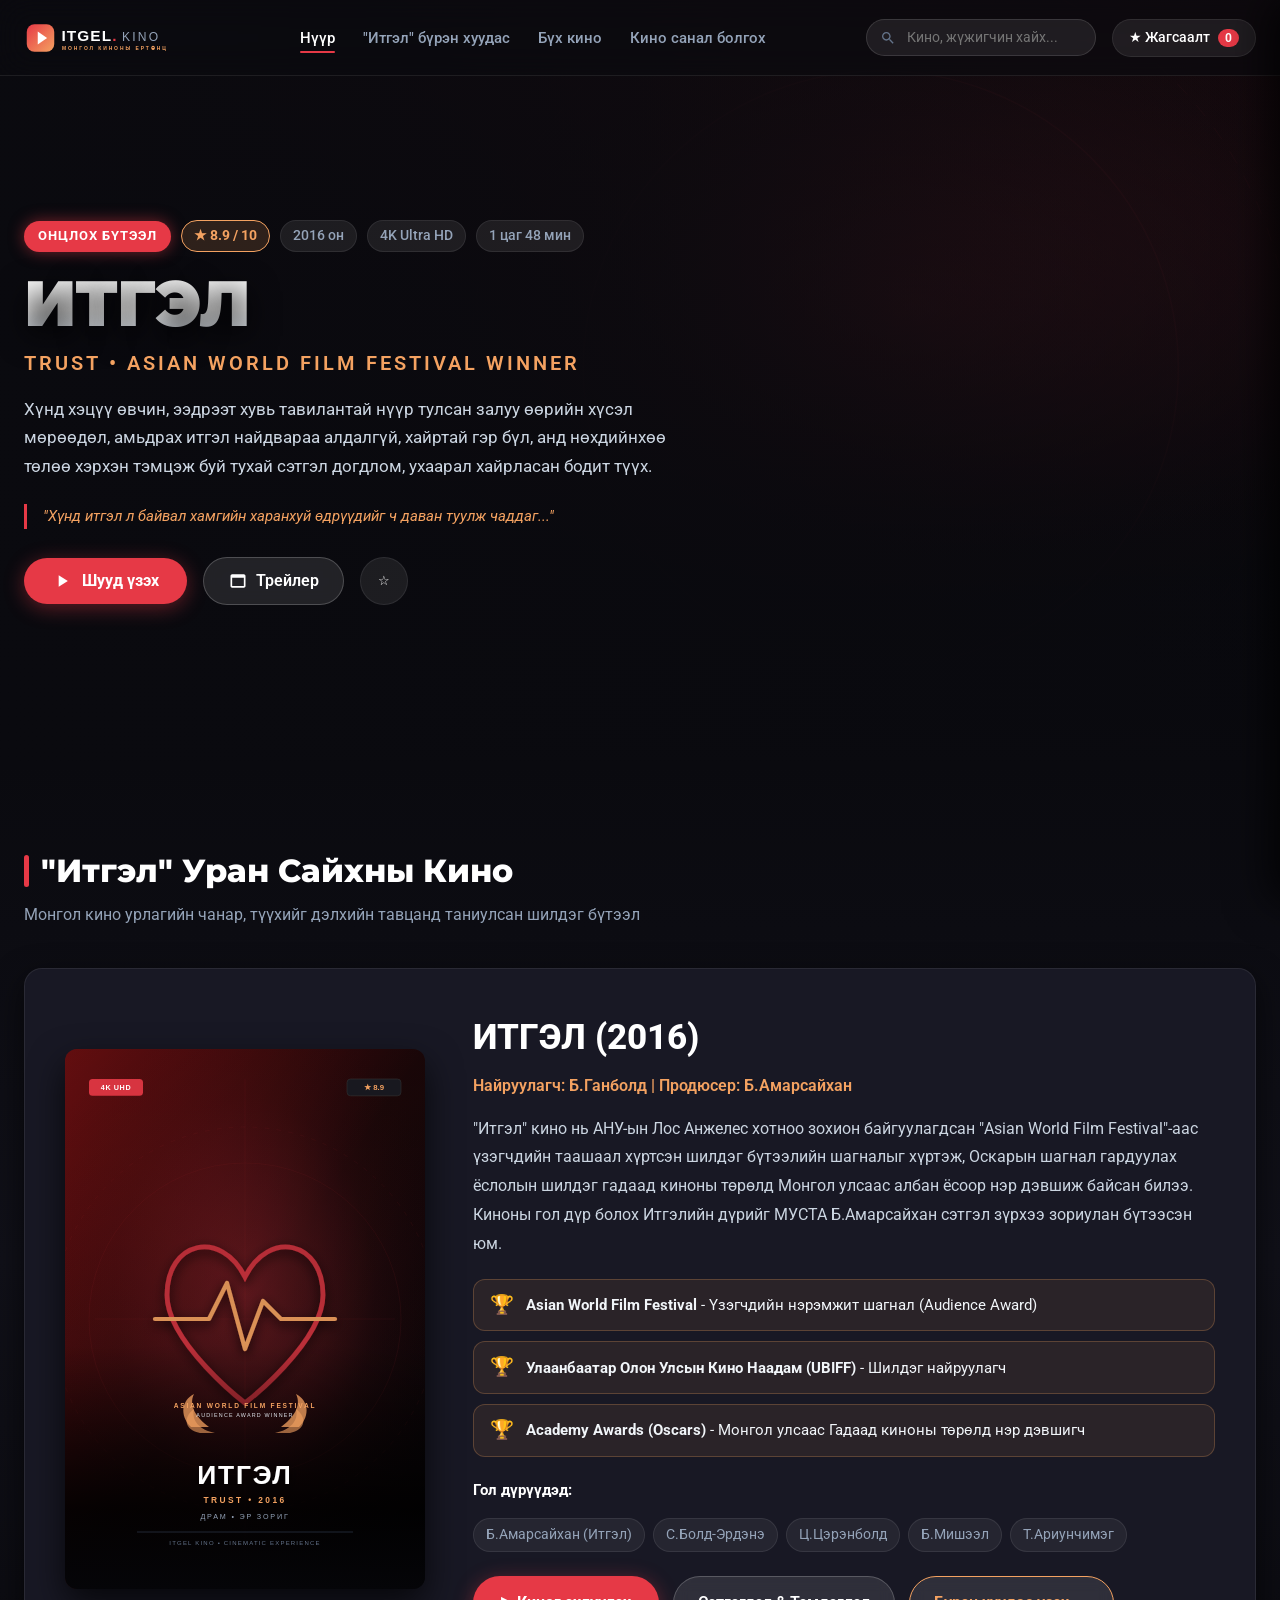
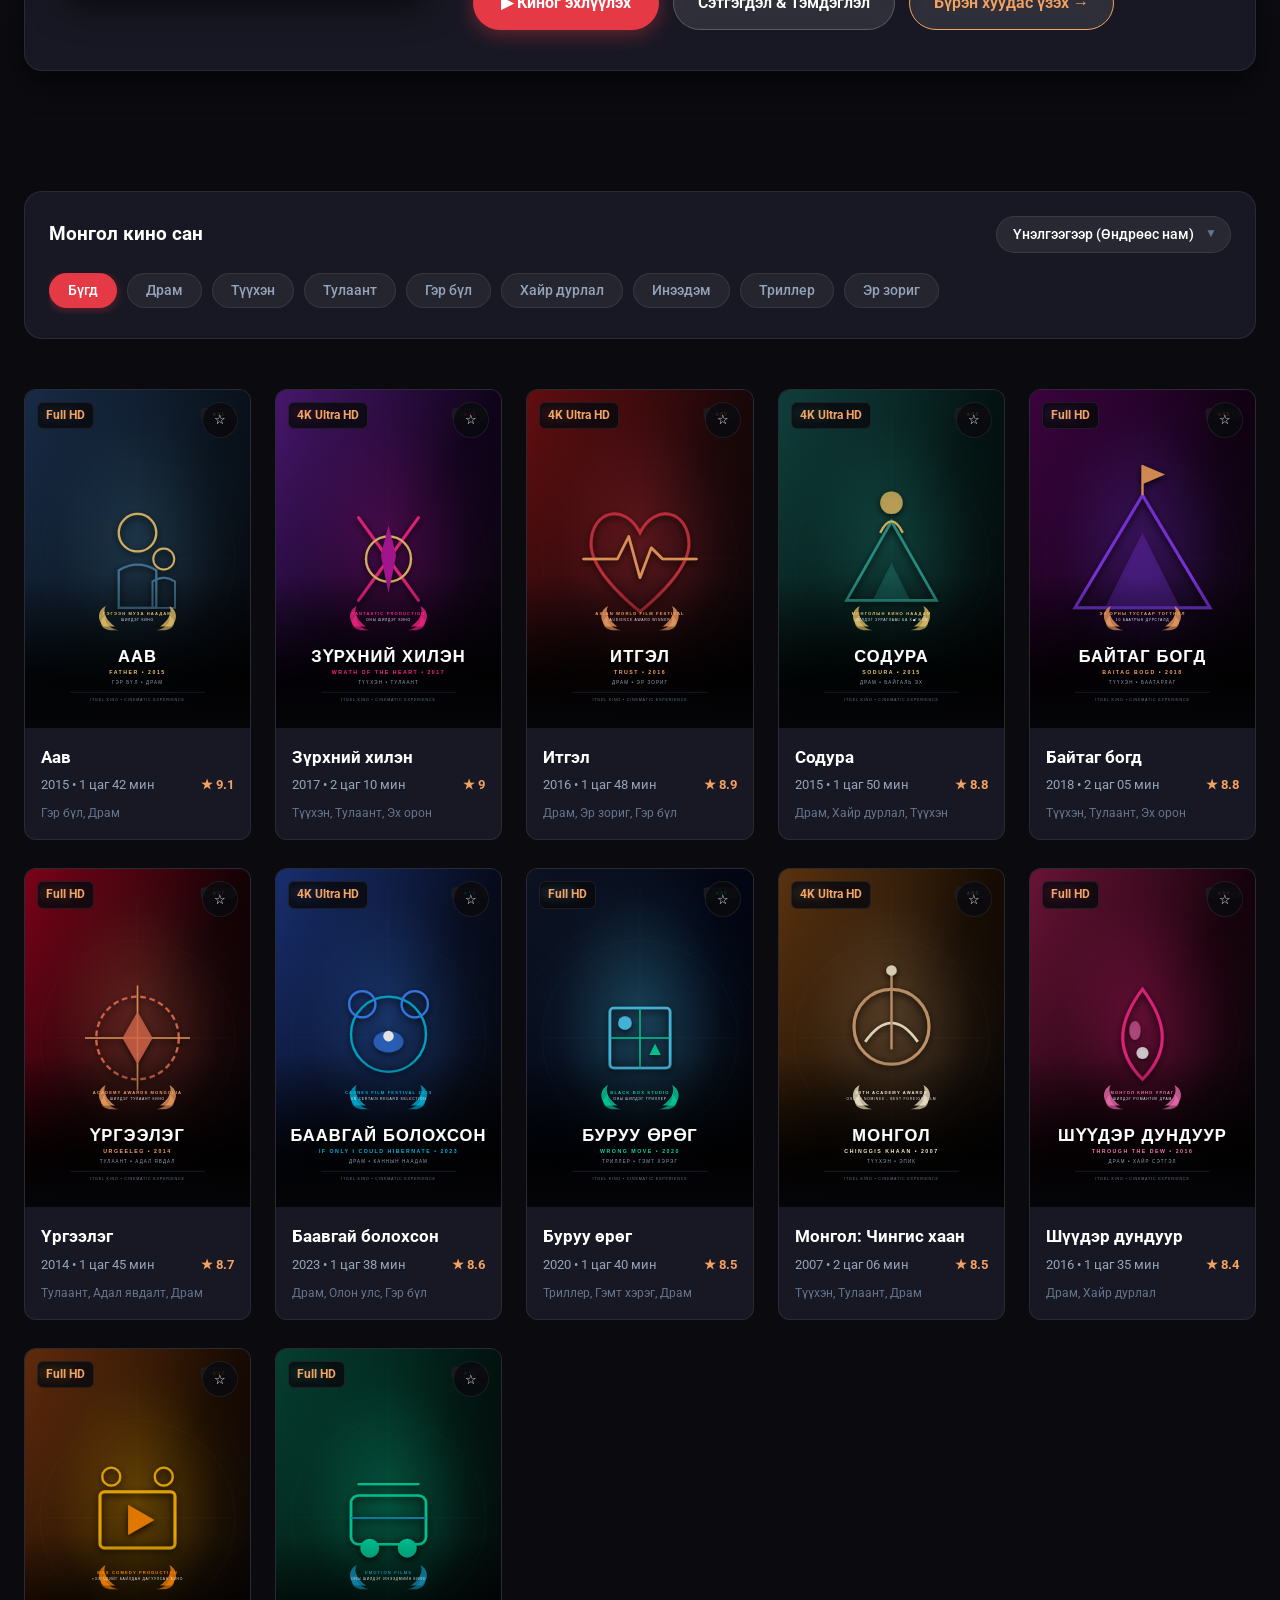
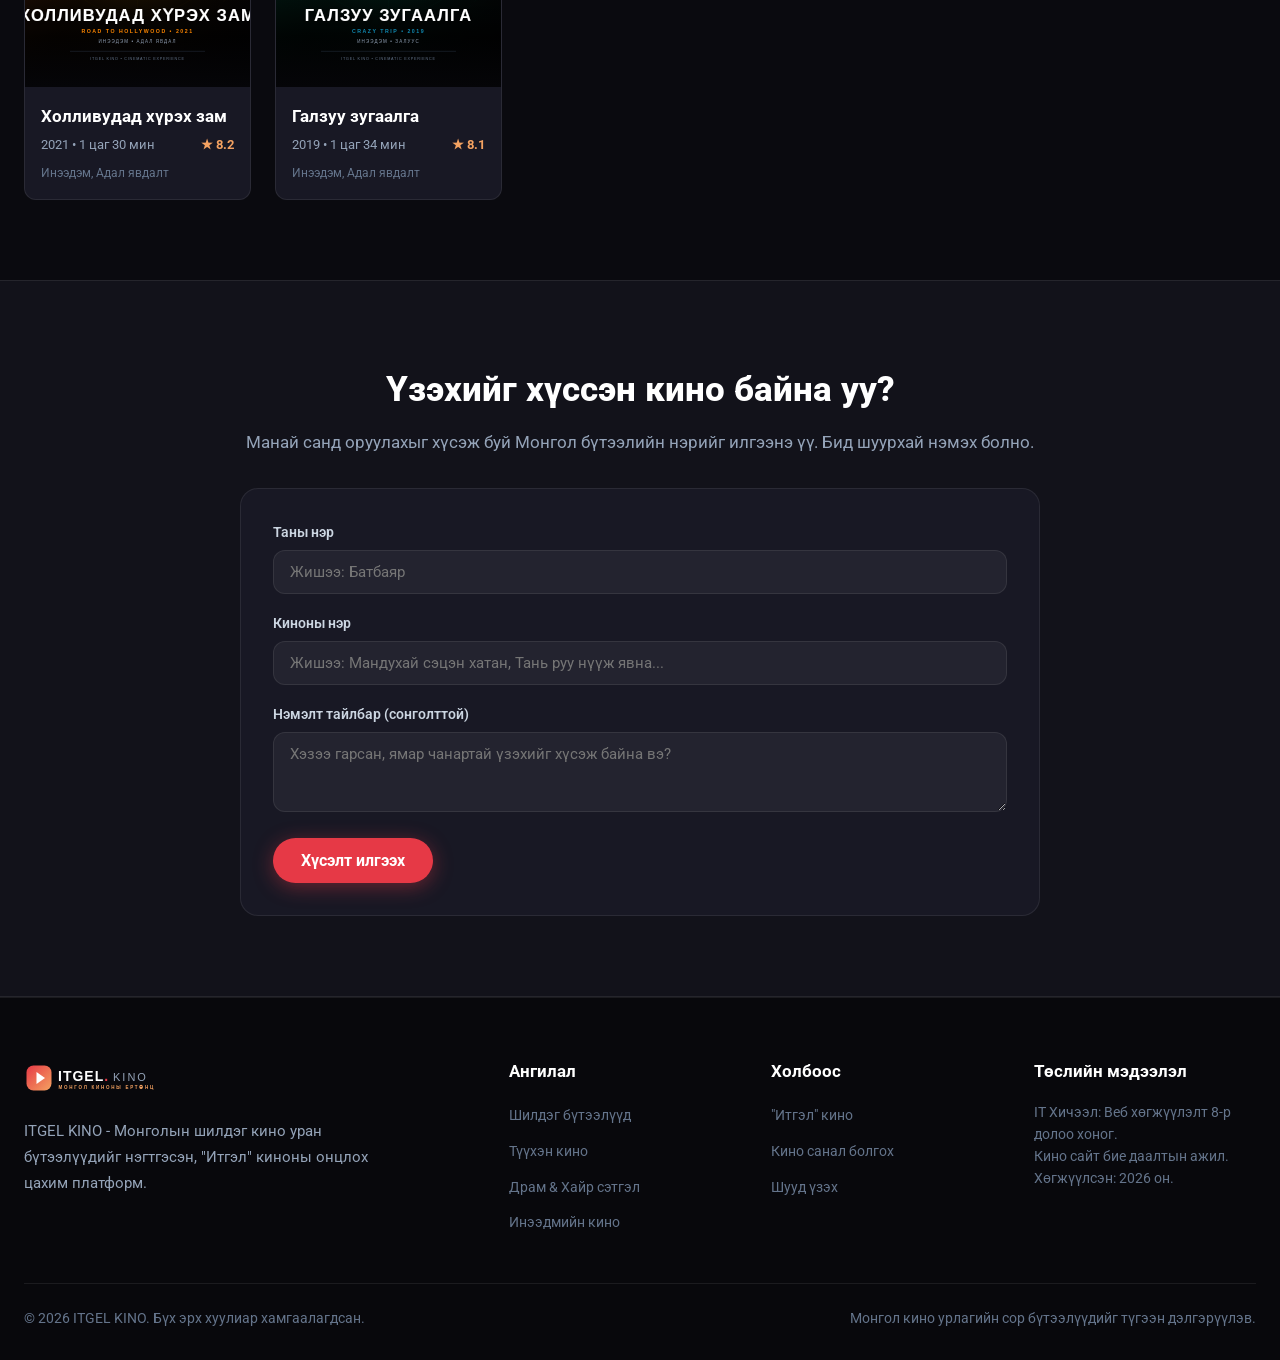
<file: index.html>
<!DOCTYPE html>
<html lang="mn">
<head>
  <meta charset="UTF-8" />
  <meta name="viewport" content="width=device-width, initial-scale=1.0" />
  <meta http-equiv="X-UA-Compatible" content="ie=edge" />
  <title>ITGEL KINO - Монгол Киноны Ертөнц | Итгэл Кино Сайт</title>
  <meta name="description" content="Монголын шилдэг кино бүтээлүүд, 'Итгэл' киноны тусгай танилцуулга, шууд үзэх тоглуулагч, трейлер, үнэлгээ, сэтгэгдэл." />
  
  <!-- Favicon & Stylesheet -->
  <link rel="icon" type="image/svg+xml" href="assets/logo.svg" />
  <link rel="stylesheet" href="css/style.css" />
  <link rel="preconnect" href="https://fonts.googleapis.com">
  <link rel="preconnect" href="https://fonts.gstatic.com" crossorigin>
  <link href="https://fonts.googleapis.com/css2?family=Montserrat:wght@400;600;700;800;900&family=Roboto:wght@300;400;500;700&display=swap" rel="stylesheet">
</head>
<body>

  <!-- ========================================================================
       HEADER / NAV
       ======================================================================== -->
  <header class="site-header">
    <div class="header-container">
      <a href="#home" class="logo-link">
        <img src="assets/logo.svg" alt="ITGEL KINO Logo" class="logo-img" />
      </a>

      <nav>
        <ul class="nav-menu" id="navMenu">
          <li><a href="#home" class="nav-link active">Нүүр</a></li>
          <li><a href="itgel-movie.html" class="nav-link">"Итгэл" бүрэн хуудас</a></li>
          <li><a href="#movies" class="nav-link">Бүх кино</a></li>
          <li><a href="#request" class="nav-link">Кино санал болгох</a></li>
        </ul>
      </nav>

      <div class="header-actions">
        <!-- Live Search -->
        <div class="search-wrapper">
          <svg class="search-icon" viewBox="0 0 24 24">
            <path d="M15.5 14h-.79l-.28-.27C15.41 12.59 16 11.11 16 9.5 16 5.91 13.09 3 9.5 3S3 5.91 3 9.5 5.91 16 9.5 16c1.61 0 3.09-.59 4.23-1.57l.27.28v.79l5 4.99L20.49 19l-4.99-5zm-6 0C7.01 14 5 11.99 5 9.5S7.01 5 9.5 5 14 7.01 14 9.5 11.99 14 9.5 14z"/>
          </svg>
          <input type="text" id="searchInput" class="search-input" placeholder="Кино, жүжигчин хайх..." />
        </div>

        <!-- Watchlist Trigger -->
        <button class="btn-watchlist-toggle" id="btnWatchlistToggle" title="Миний жагсаалт">
          <span>★ Жагсаалт</span>
          <span class="watchlist-badge" id="watchlistCountBadge">0</span>
        </button>

        <!-- Mobile Nav Toggle -->
        <button class="mobile-nav-toggle" id="mobileNavToggle" aria-label="Цэс нээх">
          <span></span>
          <span></span>
          <span></span>
        </button>
      </div>
    </div>
  </header>

  <!-- ========================================================================
       HERO BANNER ("ИТГЭЛ" FLAGSHIP MOVIE)
       ======================================================================== -->
  <section class="hero-banner" id="home">
    <img src="assets/backdrop-itgel.svg" alt="Итгэл кино backdrop" class="hero-backdrop-img" />
    <div class="hero-overlay"></div>

    <div class="hero-container">
      <div class="hero-content">
        <div class="hero-badges">
          <span class="badge-featured">Онцлох бүтээл</span>
          <span class="badge-rating">★ 8.9 / 10</span>
          <span class="badge-meta">2016 он</span>
          <span class="badge-meta">4K Ultra HD</span>
          <span class="badge-meta">1 цаг 48 мин</span>
        </div>

        <h1 class="hero-title">ИТГЭЛ</h1>
        <div class="hero-english-title">TRUST • ASIAN WORLD FILM FESTIVAL WINNER</div>

        <p class="hero-synopsis">
          Хүнд хэцүү өвчин, ээдрээт хувь тавилантай нүүр тулсан залуу өөрийн хүсэл мөрөөдөл, амьдрах итгэл найдвараа алдалгүй, хайртай гэр бүл, анд нөхдийнхөө төлөө хэрхэн тэмцэж буй тухай сэтгэл догдлом, ухаарал хайрласан бодит түүх.
        </p>

        <div class="hero-quote">
          "Хүнд итгэл л байвал хамгийн харанхуй өдрүүдийг ч даван туулж чаддаг..."
        </div>

        <div class="hero-actions">
          <button class="btn-primary" id="heroPlayBtn">
            <svg width="20" height="20" viewBox="0 0 24 24" fill="currentColor">
              <path d="M8 5v14l11-7z"/>
            </svg>
            Шууд үзэх
          </button>
          <button class="btn-secondary" id="heroTrailerBtn">
            <svg width="20" height="20" viewBox="0 0 24 24" fill="currentColor">
              <path d="M19 4H5c-1.11 0-2 .9-2 2v12c0 1.1.89 2 2 2h14c1.1 0 2-.9 2-2V6c0-1.1-.9-2-2-2zm0 14H5V8h14v10z"/>
            </svg>
            Трейлер
          </button>
          <button class="btn-icon-circle" id="heroBookmarkBtn" title="Жагсаалтад нэмэх">
            ☆
          </button>
        </div>
      </div>
    </div>
  </section>

  <!-- ========================================================================
       SPOTLIGHT SECTION: "ИТГЭЛ" КИНОНЫ ТУХАЙ ДЭЛГЭРЭНГҮЙ
       ======================================================================== -->
  <section class="spotlight-section" id="itgel-spotlight">
    <div class="spotlight-container">
      <div class="section-head">
        <div>
          <h2 class="section-title">"Итгэл" Уран Сайхны Кино</h2>
          <p class="section-subtitle">Монгол кино урлагийн чанар, түүхийг дэлхийн тавцанд таниулсан шилдэг бүтээл</p>
        </div>
      </div>

      <div class="spotlight-grid">
        <div class="spotlight-poster-wrapper">
          <img src="assets/poster-itgel.svg" alt="Итгэл киноны постер" />
        </div>

        <div class="spotlight-details">
          <h3>ИТГЭЛ (2016)</h3>
          <p style="color: var(--accent-gold); font-weight: 600; margin-bottom: 16px;">
            Найруулагч: Б.Ганболд | Продюсер: Б.Амарсайхан
          </p>

          <p style="color: #cbd5e1; line-height: 1.8; margin-bottom: 20px;">
            "Итгэл" кино нь АНУ-ын Лос Анжелес хотноо зохион байгуулагдсан "Asian World Film Festival"-аас үзэгчдийн таашаал хүртсэн шилдэг бүтээлийн шагналыг хүртэж, Оскарын шагнал гардуулах ёслолын шилдэг гадаад киноны төрөлд Монгол улсаас албан ёсоор нэр дэвшиж байсан билээ. Киноны гол дүр болох Итгэлийн дүрийг МУСТА Б.Амарсайхан сэтгэл зүрхээ зориулан бүтээсэн юм.
          </p>

          <div class="spotlight-awards">
            <div class="award-item">
              <span class="award-icon">🏆</span>
              <span><strong>Asian World Film Festival</strong> - Үзэгчдийн нэрэмжит шагнал (Audience Award)</span>
            </div>
            <div class="award-item">
              <span class="award-icon">🏆</span>
              <span><strong>Улаанбаатар Олон Улсын Кино Наадам (UBIFF)</strong> - Шилдэг найруулагч</span>
            </div>
            <div class="award-item">
              <span class="award-icon">🏆</span>
              <span><strong>Academy Awards (Oscars)</strong> - Монгол улсаас Гадаад киноны төрөлд нэр дэвшигч</span>
            </div>
          </div>

          <div style="margin-top: 18px;">
            <strong style="color: #fff; font-size: 0.95rem;">Гол дүрүүдэд:</strong>
            <div class="cast-pills">
              <span class="cast-pill">Б.Амарсайхан (Итгэл)</span>
              <span class="cast-pill">С.Болд-Эрдэнэ</span>
              <span class="cast-pill">Ц.Цэрэнболд</span>
              <span class="cast-pill">Б.Мишээл</span>
              <span class="cast-pill">Т.Ариунчимэг</span>
            </div>
          </div>

          <div style="display: flex; flex-wrap: wrap; gap: 14px; margin-top: 24px;">
            <button class="btn-primary" id="spotlightWatchBtn">
              ▶ Киног эхлүүлэх
            </button>
            <button class="btn-secondary" id="spotlightDetailBtn">
              Сэтгэгдэл & Тэмдэглэл
            </button>
            <a href="itgel-movie.html" class="btn-secondary" style="border-color: var(--accent-gold); color: var(--accent-gold);">
              Бүрэн хуудас үзэх →
            </a>
          </div>
        </div>
      </div>
    </div>
  </section>

  <!-- ========================================================================
       CONTROLS BAR: CATEGORIES, GENRES & SORT
       ======================================================================== -->
  <section class="controls-section" id="movies">
    <div class="controls-bar">
      <div class="filter-row-top">
        <h2 class="filter-heading">Монгол кино сан</h2>
        
        <div class="filter-actions">
          <!-- Sort Dropdown -->
          <div class="sort-select-wrapper">
            <select class="sort-select" id="sortSelect">
              <option value="rating-desc">Үнэлгээгээр (Өндрөөс нам)</option>
              <option value="year-desc">Шинээр нэмэгдсэн</option>
              <option value="year-asc">Хуучин үеийн сорууд</option>
              <option value="title-asc">Нэрээр (А-Я)</option>
            </select>
            <span class="sort-select-arrow">▼</span>
          </div>
        </div>
      </div>

      <!-- Genre Pills -->
      <div class="genre-pills" id="genrePills">
        <!-- Rendered dynamically by JS -->
      </div>
    </div>
  </section>

  <!-- ========================================================================
       MOVIES GRID
       ======================================================================== -->
  <section class="movies-section">
    <div class="movies-grid" id="moviesGrid">
      <!-- Rendered dynamically by JS -->
    </div>
  </section>

  <!-- ========================================================================
       REQUEST / FEEDBACK SECTION
       ======================================================================== -->
  <section class="request-section" id="request">
    <div class="request-container">
      <h2>Үзэхийг хүссэн кино байна уу?</h2>
      <p>Манай санд оруулахыг хүсэж буй Монгол бүтээлийн нэрийг илгээнэ үү. Бид шуурхай нэмэх болно.</p>

      <form class="request-form" id="requestMovieForm">
        <div class="form-group">
          <label for="requestName">Таны нэр</label>
          <input type="text" id="requestName" class="form-control" placeholder="Жишээ: Батбаяр" required />
        </div>
        <div class="form-group">
          <label for="requestTitle">Киноны нэр</label>
          <input type="text" id="requestTitle" class="form-control" placeholder="Жишээ: Мандухай сэцэн хатан, Тань руу нүүж явна..." required />
        </div>
        <div class="form-group">
          <label for="requestNote">Нэмэлт тайлбар (сонголттой)</label>
          <textarea id="requestNote" class="form-control" rows="3" placeholder="Хэзээ гарсан, ямар чанартай үзэхийг хүсэж байна вэ?"></textarea>
        </div>
        <button type="submit" class="btn-primary" style="align-self: flex-start;">
          Хүсэлт илгээх
        </button>
      </form>
    </div>
  </section>

  <!-- ========================================================================
       VIDEO PLAYER MODAL
       ======================================================================== -->
  <div class="modal-overlay" id="playerModal">
    <div class="player-modal-box">
      <div class="modal-header">
        <div class="modal-title-wrap">
          <span style="color: var(--accent-red); font-size: 1.2rem;">▶</span>
          <h3 class="modal-movie-title" id="playerMovieTitle">Тоглуулагч</h3>
        </div>
        <button class="modal-close-btn" id="btnClosePlayer" title="Хаах">✕</button>
      </div>

      <div class="video-container">
        <video id="mainVideoPlayer" class="video-element" controls controlsList="nodownload">
          Таны хөтөч видео тоглуулахыг дэмжихгүй байна.
        </video>
      </div>

      <div class="player-bar-options">
        <div class="server-pills">
          <span style="font-size: 0.85rem; color: var(--text-muted); margin-right: 6px;">Сервер:</span>
          <button class="server-btn active" data-server="Сервер 1 (Full HD)">Сервер 1 (Үндсэн)</button>
          <button class="server-btn" data-server="Сервер 2 (4K Ultra)">Сервер 2 (VIP)</button>
          <button class="server-btn" data-server="Сервер 3 (Албан ёсны трейлер)">Сервер 3 (Трейлер)</button>
        </div>
        <div style="font-size: 0.85rem; color: var(--text-secondary);">
          Дуу: Монгол хэлээр (Original 5.1 Surround)
        </div>
      </div>
    </div>
  </div>

  <!-- ========================================================================
       MOVIE DETAIL MODAL
       ======================================================================== -->
  <div class="modal-overlay" id="detailModal">
    <div class="detail-modal-box">
      <div style="display: flex; justify-content: flex-end; margin-bottom: 12px;">
        <button class="modal-close-btn" id="btnCloseDetail" title="Хаах">✕</button>
      </div>
      <div id="detailModalBody">
        <!-- Rendered by JS -->
      </div>
    </div>
  </div>

  <!-- ========================================================================
       WATCHLIST DRAWER
       ======================================================================== -->
  <div class="watchlist-drawer" id="watchlistDrawer">
    <div class="drawer-header">
      <h3 class="drawer-title">
        <span>★</span> Миний жагсаалт
      </h3>
      <button class="modal-close-btn" id="btnCloseDrawer">✕</button>
    </div>
    <div class="drawer-content" id="drawerWatchlistContent">
      <!-- Rendered by JS -->
    </div>
  </div>

  <!-- ========================================================================
       TOAST NOTIFICATION
       ======================================================================== -->
  <div class="toast-notification" id="toastNotification">
    <span style="color: var(--accent-gold);">✔</span>
    <span class="toast-message">Мэдэгдэл</span>
  </div>

  <!-- ========================================================================
       FOOTER
       ======================================================================== -->
  <footer class="site-footer">
    <div class="footer-container">
      <div class="footer-top">
        <div class="footer-brand">
          <img src="assets/logo.svg" alt="ITGEL KINO" style="height: 40px;" />
          <p>
            ITGEL KINO - Монголын шилдэг кино уран бүтээлүүдийг нэгтгэсэн, "Итгэл" киноны онцлох цахим платформ.
          </p>
        </div>

        <div class="footer-col">
          <h4>Ангилал</h4>
          <ul class="footer-links">
            <li><a href="#movies">Шилдэг бүтээлүүд</a></li>
            <li><a href="#movies">Түүхэн кино</a></li>
            <li><a href="#movies">Драм & Хайр сэтгэл</a></li>
            <li><a href="#movies">Инээдмийн кино</a></li>
          </ul>
        </div>

        <div class="footer-col">
          <h4>Холбоос</h4>
          <ul class="footer-links">
            <li><a href="#itgel-spotlight">"Итгэл" кино</a></li>
            <li><a href="#request">Кино санал болгох</a></li>
            <li><a href="#home">Шууд үзэх</a></li>
          </ul>
        </div>

        <div class="footer-col">
          <h4>Төслийн мэдээлэл</h4>
          <p style="color: var(--text-muted); font-size: 0.85rem; line-height: 1.6;">
            IT Хичээл: Веб хөгжүүлэлт 8-р долоо хоног.<br>
            Кино сайт бие даалтын ажил.<br>
            Хөгжүүлсэн: 2026 он.
          </p>
        </div>
      </div>

      <div class="footer-bottom">
        <div>© 2026 ITGEL KINO. Бүх эрх хуулиар хамгаалагдсан.</div>
        <div>Монгол кино урлагийн сор бүтээлүүдийг түгээн дэлгэрүүлэв.</div>
      </div>
    </div>
  </footer>

  <!-- Scripts -->
  <script src="js/movies-data.js"></script>
  <script src="js/main.js"></script>
</body>
</html>
</file>
<file: css/style.css>
/* ==========================================================================
   ITGEL KINO - ҮНДСЭН ХЭВ МАЯГ (CSS)
   Монгол киноны ертөнц - Орчин үеийн Синематик Дизайн
   ========================================================================== */

:root {
  --bg-primary: #0a0a0f;
  --bg-secondary: #12121a;
  --bg-card: #181824;
  --bg-card-hover: #222232;
  --bg-glass: rgba(18, 18, 26, 0.75);
  --border-color: rgba(255, 255, 255, 0.08);
  --border-hover: rgba(230, 57, 70, 0.4);

  --accent-red: #e63946;
  --accent-red-hover: #ff4d5a;
  --accent-gold: #f4a261;
  --accent-cyan: #4cc9f0;
  --accent-green: #06d6a0;

  --text-primary: #ffffff;
  --text-secondary: #94a3b8;
  --text-muted: #64748b;

  --font-main: 'Segoe UI', -apple-system, BlinkMacSystemFont, Roboto, sans-serif;
  --font-display: 'Montserrat', 'Segoe UI', sans-serif;

  --radius-sm: 6px;
  --radius-md: 12px;
  --radius-lg: 18px;
  --radius-full: 9999px;

  --transition-fast: 0.2s ease;
  --transition-normal: 0.3s cubic-bezier(0.4, 0, 0.2, 1);
  --transition-slow: 0.5s cubic-bezier(0.4, 0, 0.2, 1);

  --shadow-sm: 0 4px 12px rgba(0, 0, 0, 0.3);
  --shadow-lg: 0 10px 30px rgba(0, 0, 0, 0.6);
  --shadow-glow: 0 0 25px rgba(230, 57, 70, 0.4);
}

/* Base & Reset */
* {
  margin: 0;
  padding: 0;
  box-sizing: border-box;
}

html {
  scroll-behavior: smooth;
  font-size: 16px;
}

body {
  font-family: var(--font-main);
  background-color: var(--bg-primary);
  color: var(--text-primary);
  line-height: 1.6;
  overflow-x: hidden;
  min-height: 100vh;
}

a {
  color: inherit;
  text-decoration: none;
  transition: color var(--transition-fast);
}

button {
  font-family: inherit;
  cursor: pointer;
  border: none;
  outline: none;
  background: none;
  transition: all var(--transition-fast);
}

input, textarea, select {
  font-family: inherit;
  outline: none;
  border: none;
}

/* ==========================================================================
   HEADER & NAVIGATION
   ========================================================================== */
.site-header {
  position: fixed;
  top: 0;
  left: 0;
  width: 100%;
  height: 76px;
  z-index: 1000;
  background: rgba(10, 10, 15, 0.6);
  backdrop-filter: blur(16px);
  -webkit-backdrop-filter: blur(16px);
  border-bottom: 1px solid var(--border-color);
  transition: background-color var(--transition-normal);
}

.site-header.scrolled {
  background: rgba(10, 10, 15, 0.95);
  box-shadow: 0 4px 20px rgba(0, 0, 0, 0.5);
}

.header-container {
  max-width: 1400px;
  height: 100%;
  margin: 0 auto;
  padding: 0 24px;
  display: flex;
  align-items: center;
  justify-content: space-between;
  gap: 20px;
}

.logo-link {
  display: flex;
  align-items: center;
  gap: 10px;
  flex-shrink: 0;
}

.logo-img {
  height: 44px;
  width: auto;
  display: block;
}

.nav-menu {
  display: flex;
  align-items: center;
  gap: 28px;
  list-style: none;
}

.nav-link {
  font-size: 0.95rem;
  font-weight: 500;
  color: var(--text-secondary);
  position: relative;
  padding: 6px 0;
}

.nav-link:hover,
.nav-link.active {
  color: #ffffff;
}

.nav-link.active::after {
  content: '';
  position: absolute;
  bottom: 0;
  left: 0;
  width: 100%;
  height: 2px;
  background: var(--accent-red);
  border-radius: var(--radius-full);
}

.header-actions {
  display: flex;
  align-items: center;
  gap: 16px;
}

/* Search Bar in Header */
.search-wrapper {
  position: relative;
  display: flex;
  align-items: center;
}

.search-input {
  background: rgba(255, 255, 255, 0.08);
  border: 1px solid rgba(255, 255, 255, 0.12);
  border-radius: var(--radius-full);
  padding: 9px 18px 9px 40px;
  font-size: 0.9rem;
  color: #fff;
  width: 230px;
  transition: all var(--transition-normal);
}

.search-input:focus {
  background: rgba(255, 255, 255, 0.14);
  border-color: var(--accent-red);
  width: 280px;
  box-shadow: 0 0 15px rgba(230, 57, 70, 0.25);
}

.search-icon {
  position: absolute;
  left: 14px;
  width: 16px;
  height: 16px;
  fill: var(--text-muted);
  pointer-events: none;
}

/* Watchlist Button */
.btn-watchlist-toggle {
  position: relative;
  background: rgba(255, 255, 255, 0.08);
  border: 1px solid var(--border-color);
  color: #fff;
  padding: 9px 16px;
  border-radius: var(--radius-full);
  display: flex;
  align-items: center;
  gap: 8px;
  font-size: 0.9rem;
  font-weight: 500;
}

.btn-watchlist-toggle:hover {
  background: rgba(255, 255, 255, 0.14);
  border-color: rgba(255, 255, 255, 0.25);
}

.watchlist-badge {
  background: var(--accent-red);
  color: #fff;
  font-size: 0.75rem;
  font-weight: 700;
  padding: 2px 7px;
  border-radius: var(--radius-full);
  min-width: 18px;
  text-align: center;
}

/* Mobile Toggle */
.mobile-nav-toggle {
  display: none;
  flex-direction: column;
  gap: 5px;
  padding: 8px;
}

.mobile-nav-toggle span {
  width: 24px;
  height: 2px;
  background: #fff;
  border-radius: 2px;
  transition: all var(--transition-fast);
}

/* ==========================================================================
   HERO BANNER
   ========================================================================== */
.hero-banner {
  position: relative;
  min-height: 85vh;
  display: flex;
  align-items: center;
  padding: 120px 24px 60px;
  background-size: cover;
  background-position: center;
  background-repeat: no-repeat;
  overflow: hidden;
}

.hero-backdrop-img {
  position: absolute;
  top: 0;
  left: 0;
  width: 100%;
  height: 100%;
  object-fit: cover;
  z-index: 1;
}

.hero-overlay {
  position: absolute;
  inset: 0;
  background: linear-gradient(
    90deg,
    rgba(10, 10, 15, 0.98) 0%,
    rgba(10, 10, 15, 0.8) 50%,
    rgba(10, 10, 15, 0.4) 100%
  ),
  linear-gradient(0deg, #0a0a0f 0%, rgba(10, 10, 15, 0) 40%);
  z-index: 2;
}

.hero-container {
  max-width: 1400px;
  margin: 0 auto;
  width: 100%;
  position: relative;
  z-index: 3;
}

.hero-content {
  max-width: 680px;
}

.hero-badges {
  display: flex;
  align-items: center;
  flex-wrap: wrap;
  gap: 10px;
  margin-bottom: 16px;
}

.badge-featured {
  background: var(--accent-red);
  color: #fff;
  padding: 5px 14px;
  border-radius: var(--radius-full);
  font-size: 0.8rem;
  font-weight: 700;
  letter-spacing: 1px;
  text-transform: uppercase;
  box-shadow: 0 0 15px rgba(230, 57, 70, 0.5);
}

.badge-rating {
  background: rgba(244, 162, 97, 0.15);
  border: 1px solid var(--accent-gold);
  color: var(--accent-gold);
  padding: 4px 12px;
  border-radius: var(--radius-full);
  font-size: 0.85rem;
  font-weight: 700;
  display: inline-flex;
  align-items: center;
  gap: 4px;
}

.badge-meta {
  background: rgba(255, 255, 255, 0.08);
  border: 1px solid var(--border-color);
  color: var(--text-secondary);
  padding: 4px 12px;
  border-radius: var(--radius-full);
  font-size: 0.85rem;
  font-weight: 500;
}

.hero-title {
  font-family: var(--font-display);
  font-size: 4rem;
  font-weight: 900;
  line-height: 1.1;
  letter-spacing: -1px;
  margin-bottom: 8px;
  background: linear-gradient(180deg, #ffffff 60%, #cbd5e1 100%);
  -webkit-background-clip: text;
  -webkit-text-fill-color: transparent;
  text-shadow: 0 10px 30px rgba(0, 0, 0, 0.8);
}

.hero-english-title {
  font-size: 1.25rem;
  font-weight: 600;
  color: var(--accent-gold);
  letter-spacing: 3px;
  margin-bottom: 16px;
  text-transform: uppercase;
}

.hero-synopsis {
  font-size: 1.05rem;
  color: #cbd5e1;
  margin-bottom: 24px;
  line-height: 1.7;
  display: -webkit-box;
  -webkit-line-clamp: 4;
  -webkit-box-orient: vertical;
  overflow: hidden;
}

.hero-quote {
  border-left: 3px solid var(--accent-red);
  padding-left: 16px;
  margin-bottom: 28px;
  font-style: italic;
  color: var(--accent-gold);
  font-size: 0.95rem;
}

.hero-actions {
  display: flex;
  align-items: center;
  flex-wrap: wrap;
  gap: 16px;
}

/* Common Buttons */
.btn-primary {
  background: var(--accent-red);
  color: #fff;
  padding: 13px 28px;
  border-radius: var(--radius-full);
  font-size: 1rem;
  font-weight: 700;
  display: inline-flex;
  align-items: center;
  gap: 10px;
  box-shadow: 0 4px 20px rgba(230, 57, 70, 0.4);
}

.btn-primary:hover {
  background: var(--accent-red-hover);
  transform: translateY(-2px);
  box-shadow: 0 6px 25px rgba(230, 57, 70, 0.6);
}

.btn-secondary {
  background: rgba(255, 255, 255, 0.1);
  color: #fff;
  border: 1px solid rgba(255, 255, 255, 0.2);
  backdrop-filter: blur(8px);
  padding: 13px 24px;
  border-radius: var(--radius-full);
  font-size: 1rem;
  font-weight: 600;
  display: inline-flex;
  align-items: center;
  gap: 8px;
}

.btn-secondary:hover {
  background: rgba(255, 255, 255, 0.2);
  border-color: rgba(255, 255, 255, 0.4);
  transform: translateY(-2px);
}

.btn-icon-circle {
  width: 48px;
  height: 48px;
  border-radius: 50%;
  background: rgba(255, 255, 255, 0.08);
  border: 1px solid var(--border-color);
  color: #fff;
  display: inline-flex;
  align-items: center;
  justify-content: center;
}

.btn-icon-circle:hover {
  background: rgba(255, 255, 255, 0.2);
  border-color: var(--accent-red);
  color: var(--accent-red);
}

.btn-icon-circle.bookmarked {
  background: rgba(230, 57, 70, 0.2);
  border-color: var(--accent-red);
  color: var(--accent-red);
}

/* ==========================================================================
   FEATURED SPOTLIGHT SECTION ("ИТГЭЛ" КИНО)
   ========================================================================== */
.spotlight-section {
  padding: 80px 24px;
  background: linear-gradient(180deg, #0a0a0f 0%, #101018 50%, #0a0a0f 100%);
  position: relative;
  overflow: hidden;
}

.spotlight-container {
  max-width: 1400px;
  margin: 0 auto;
}

.section-head {
  margin-bottom: 40px;
  display: flex;
  align-items: flex-end;
  justify-content: space-between;
  flex-wrap: wrap;
  gap: 16px;
}

.section-title {
  font-family: var(--font-display);
  font-size: 2rem;
  font-weight: 800;
  display: flex;
  align-items: center;
  gap: 12px;
}

.section-title::before {
  content: '';
  width: 5px;
  height: 32px;
  background: var(--accent-red);
  border-radius: var(--radius-full);
}

.section-subtitle {
  color: var(--text-secondary);
  font-size: 1rem;
  margin-top: 6px;
}

.spotlight-grid {
  display: grid;
  grid-template-columns: 360px 1fr;
  gap: 48px;
  align-items: center;
  background: var(--bg-card);
  border: 1px solid var(--border-color);
  border-radius: var(--radius-lg);
  padding: 40px;
  box-shadow: var(--shadow-lg);
  position: relative;
}

.spotlight-poster-wrapper {
  position: relative;
  border-radius: var(--radius-md);
  overflow: hidden;
  box-shadow: 0 15px 35px rgba(0, 0, 0, 0.7);
}

.spotlight-poster-wrapper img {
  width: 100%;
  height: auto;
  display: block;
  transition: transform var(--transition-slow);
}

.spotlight-poster-wrapper:hover img {
  transform: scale(1.03);
}

.spotlight-details h3 {
  font-size: 2.2rem;
  font-weight: 800;
  margin-bottom: 8px;
  color: #fff;
}

.spotlight-awards {
  margin: 20px 0;
  display: flex;
  flex-direction: column;
  gap: 10px;
}

.award-item {
  display: flex;
  align-items: center;
  gap: 12px;
  background: rgba(244, 162, 97, 0.08);
  border: 1px solid rgba(244, 162, 97, 0.25);
  padding: 10px 16px;
  border-radius: var(--radius-md);
  font-size: 0.95rem;
  color: #f1f5f9;
}

.award-icon {
  color: var(--accent-gold);
  font-size: 1.2rem;
  flex-shrink: 0;
}

.cast-pills {
  display: flex;
  flex-wrap: wrap;
  gap: 8px;
  margin: 16px 0 24px;
}

.cast-pill {
  background: rgba(255, 255, 255, 0.06);
  border: 1px solid var(--border-color);
  padding: 5px 12px;
  border-radius: var(--radius-full);
  font-size: 0.85rem;
  color: var(--text-secondary);
}

/* ==========================================================================
   FILTER & CONTROLS BAR
   ========================================================================== */
.controls-section {
  padding: 40px 24px 20px;
  max-width: 1400px;
  margin: 0 auto;
}

.controls-bar {
  display: flex;
  flex-direction: column;
  gap: 20px;
  background: var(--bg-card);
  border: 1px solid var(--border-color);
  border-radius: var(--radius-lg);
  padding: 24px;
}

.filter-row-top {
  display: flex;
  align-items: center;
  justify-content: space-between;
  flex-wrap: wrap;
  gap: 16px;
}

.filter-heading {
  font-size: 1.2rem;
  font-weight: 700;
  color: #fff;
}

.filter-actions {
  display: flex;
  align-items: center;
  gap: 16px;
  flex-wrap: wrap;
}

/* Sort Dropdown */
.sort-select-wrapper {
  position: relative;
  display: inline-block;
}

.sort-select {
  background: rgba(255, 255, 255, 0.07);
  border: 1px solid var(--border-color);
  color: #fff;
  padding: 9px 36px 9px 16px;
  border-radius: var(--radius-full);
  font-size: 0.9rem;
  font-weight: 500;
  cursor: pointer;
  appearance: none;
  -webkit-appearance: none;
}

.sort-select option {
  background: var(--bg-card);
  color: #fff;
}

.sort-select-arrow {
  position: absolute;
  right: 14px;
  top: 50%;
  transform: translateY(-50%);
  pointer-events: none;
  font-size: 0.75rem;
  color: var(--text-muted);
}

/* Genre Pills */
.genre-pills {
  display: flex;
  align-items: center;
  gap: 10px;
  overflow-x: auto;
  padding-bottom: 6px;
  scrollbar-width: thin;
  scrollbar-color: rgba(255, 255, 255, 0.2) transparent;
}

.genre-pills::-webkit-scrollbar {
  height: 4px;
}

.genre-pills::-webkit-scrollbar-thumb {
  background: rgba(255, 255, 255, 0.2);
  border-radius: 4px;
}

.genre-btn {
  background: rgba(255, 255, 255, 0.06);
  border: 1px solid var(--border-color);
  color: var(--text-secondary);
  padding: 8px 18px;
  border-radius: var(--radius-full);
  font-size: 0.9rem;
  font-weight: 500;
  white-space: nowrap;
}

.genre-btn:hover {
  background: rgba(255, 255, 255, 0.12);
  color: #fff;
}

.genre-btn.active {
  background: var(--accent-red);
  border-color: var(--accent-red);
  color: #fff;
  box-shadow: 0 2px 10px rgba(230, 57, 70, 0.35);
}

/* ==========================================================================
   MOVIE GRID
   ========================================================================== */
.movies-section {
  padding: 30px 24px 80px;
  max-width: 1400px;
  margin: 0 auto;
}

.movies-grid {
  display: grid;
  grid-template-columns: repeat(auto-fill, minmax(220px, 1fr));
  gap: 28px 24px;
}

/* Movie Card */
.movie-card {
  background: var(--bg-card);
  border-radius: var(--radius-md);
  overflow: hidden;
  border: 1px solid var(--border-color);
  transition: all var(--transition-normal);
  display: flex;
  flex-direction: column;
  position: relative;
  cursor: pointer;
}

.movie-card:hover {
  transform: translateY(-8px);
  border-color: var(--border-hover);
  box-shadow: 0 16px 32px rgba(0, 0, 0, 0.5), 0 0 20px rgba(230, 57, 70, 0.2);
}

.card-poster {
  position: relative;
  width: 100%;
  aspect-ratio: 2 / 3;
  overflow: hidden;
  background: #111;
}

.card-poster img {
  width: 100%;
  height: 100%;
  object-fit: cover;
  transition: transform var(--transition-slow);
}

.movie-card:hover .card-poster img {
  transform: scale(1.08);
}

.card-overlay {
  position: absolute;
  inset: 0;
  background: rgba(10, 10, 15, 0.7);
  display: flex;
  align-items: center;
  justify-content: center;
  gap: 14px;
  opacity: 0;
  transition: opacity var(--transition-fast);
  backdrop-filter: blur(2px);
}

.movie-card:hover .card-overlay {
  opacity: 1;
}

.card-play-btn {
  width: 52px;
  height: 52px;
  border-radius: 50%;
  background: var(--accent-red);
  color: #fff;
  display: flex;
  align-items: center;
  justify-content: center;
  box-shadow: 0 0 20px rgba(230, 57, 70, 0.7);
  transform: scale(0.85);
  transition: transform var(--transition-fast);
}

.movie-card:hover .card-play-btn {
  transform: scale(1);
}

.card-play-btn:hover {
  transform: scale(1.1);
  background: var(--accent-red-hover);
}

.card-bookmark-btn {
  position: absolute;
  top: 12px;
  right: 12px;
  width: 36px;
  height: 36px;
  border-radius: 50%;
  background: rgba(10, 10, 15, 0.85);
  border: 1px solid var(--border-color);
  color: #fff;
  display: flex;
  align-items: center;
  justify-content: center;
  z-index: 5;
  transition: all var(--transition-fast);
}

.card-bookmark-btn:hover {
  background: var(--accent-red);
  border-color: var(--accent-red);
}

.card-bookmark-btn.active {
  background: var(--accent-red);
  border-color: var(--accent-red);
  color: #fff;
}

.card-badge {
  position: absolute;
  top: 12px;
  left: 12px;
  background: rgba(10, 10, 15, 0.85);
  border: 1px solid var(--border-color);
  color: var(--accent-gold);
  font-size: 0.75rem;
  font-weight: 700;
  padding: 3px 8px;
  border-radius: var(--radius-sm);
  z-index: 5;
  backdrop-filter: blur(4px);
}

.card-info {
  padding: 16px;
  display: flex;
  flex-direction: column;
  flex-grow: 1;
}

.card-title {
  font-size: 1.05rem;
  font-weight: 700;
  color: #fff;
  margin-bottom: 4px;
  white-space: nowrap;
  overflow: hidden;
  text-overflow: ellipsis;
}

.card-meta {
  display: flex;
  align-items: center;
  justify-content: space-between;
  font-size: 0.82rem;
  color: var(--text-secondary);
  margin-bottom: 8px;
}

.card-rating {
  color: var(--accent-gold);
  font-weight: 700;
  display: flex;
  align-items: center;
  gap: 3px;
}

.card-genres {
  font-size: 0.78rem;
  color: var(--text-muted);
  white-space: nowrap;
  overflow: hidden;
  text-overflow: ellipsis;
}

/* Empty State */
.empty-state {
  grid-column: 1 / -1;
  text-align: center;
  padding: 80px 20px;
  background: var(--bg-card);
  border-radius: var(--radius-lg);
  border: 1px dashed var(--border-color);
}

.empty-state-icon {
  font-size: 3rem;
  color: var(--text-muted);
  margin-bottom: 16px;
}

.empty-state h3 {
  font-size: 1.4rem;
  margin-bottom: 8px;
}

.empty-state p {
  color: var(--text-secondary);
}

/* ==========================================================================
   VIDEO PLAYER MODAL
   ========================================================================== */
.modal-overlay {
  position: fixed;
  inset: 0;
  background: rgba(0, 0, 0, 0.85);
  backdrop-filter: blur(12px);
  -webkit-backdrop-filter: blur(12px);
  z-index: 2000;
  display: none;
  align-items: center;
  justify-content: center;
  padding: 24px;
  opacity: 0;
  transition: opacity var(--transition-normal);
}

.modal-overlay.active {
  display: flex;
  opacity: 1;
}

.player-modal-box {
  background: #0f0f17;
  border: 1px solid rgba(255, 255, 255, 0.15);
  border-radius: var(--radius-lg);
  width: 100%;
  max-width: 1040px;
  overflow: hidden;
  box-shadow: 0 25px 60px rgba(0, 0, 0, 0.9);
  display: flex;
  flex-direction: column;
}

.modal-header {
  padding: 16px 24px;
  display: flex;
  align-items: center;
  justify-content: space-between;
  border-bottom: 1px solid var(--border-color);
}

.modal-title-wrap {
  display: flex;
  align-items: center;
  gap: 12px;
}

.modal-movie-title {
  font-size: 1.25rem;
  font-weight: 700;
}

.modal-close-btn {
  width: 36px;
  height: 36px;
  border-radius: 50%;
  background: rgba(255, 255, 255, 0.08);
  color: #fff;
  display: flex;
  align-items: center;
  justify-content: center;
  font-size: 1.2rem;
}

.modal-close-btn:hover {
  background: var(--accent-red);
}

.video-container {
  position: relative;
  width: 100%;
  aspect-ratio: 16 / 9;
  background: #000;
}

.video-element {
  width: 100%;
  height: 100%;
  object-fit: contain;
}

.player-bar-options {
  padding: 16px 24px;
  display: flex;
  align-items: center;
  justify-content: space-between;
  flex-wrap: wrap;
  gap: 16px;
  background: #14141f;
  border-top: 1px solid var(--border-color);
}

.server-pills {
  display: flex;
  align-items: center;
  gap: 8px;
}

.server-btn {
  background: rgba(255, 255, 255, 0.06);
  border: 1px solid var(--border-color);
  color: var(--text-secondary);
  padding: 6px 14px;
  border-radius: var(--radius-sm);
  font-size: 0.85rem;
  font-weight: 500;
}

.server-btn.active {
  background: var(--accent-red);
  color: #fff;
  border-color: var(--accent-red);
}

/* ==========================================================================
   MOVIE DETAIL MODAL
   ========================================================================== */
.detail-modal-box {
  background: var(--bg-card);
  border: 1px solid rgba(255, 255, 255, 0.15);
  border-radius: var(--radius-lg);
  width: 100%;
  max-width: 900px;
  max-height: 90vh;
  overflow-y: auto;
  box-shadow: 0 25px 60px rgba(0, 0, 0, 0.9);
  padding: 32px;
}

.detail-grid {
  display: grid;
  grid-template-columns: 280px 1fr;
  gap: 32px;
}

.detail-poster img {
  width: 100%;
  border-radius: var(--radius-md);
  box-shadow: var(--shadow-sm);
}

.detail-info h2 {
  font-size: 2rem;
  font-weight: 800;
  margin-bottom: 4px;
}

.detail-eng {
  color: var(--accent-gold);
  font-weight: 600;
  font-size: 1rem;
  margin-bottom: 12px;
}

.detail-meta-row {
  display: flex;
  align-items: center;
  flex-wrap: wrap;
  gap: 12px;
  margin-bottom: 18px;
  font-size: 0.9rem;
}

.detail-desc {
  font-size: 0.98rem;
  line-height: 1.7;
  color: #cbd5e1;
  margin-bottom: 20px;
}

.detail-specs {
  display: grid;
  grid-template-columns: 120px 1fr;
  gap: 10px 16px;
  font-size: 0.9rem;
  margin-bottom: 24px;
  background: rgba(255, 255, 255, 0.03);
  padding: 16px;
  border-radius: var(--radius-md);
}

.specs-label {
  color: var(--text-muted);
}

.specs-value {
  color: #fff;
  font-weight: 500;
}

/* Reviews Section in Detail Modal */
.detail-reviews {
  margin-top: 32px;
  border-top: 1px solid var(--border-color);
  padding-top: 24px;
}

.reviews-title {
  font-size: 1.25rem;
  font-weight: 700;
  margin-bottom: 16px;
  display: flex;
  align-items: center;
  justify-content: space-between;
}

.review-form {
  background: rgba(255, 255, 255, 0.03);
  border: 1px solid var(--border-color);
  border-radius: var(--radius-md);
  padding: 16px;
  margin-bottom: 24px;
}

.review-form-row {
  display: flex;
  gap: 12px;
  margin-bottom: 12px;
}

.review-input {
  background: rgba(255, 255, 255, 0.08);
  border: 1px solid var(--border-color);
  border-radius: var(--radius-sm);
  color: #fff;
  padding: 8px 12px;
  font-size: 0.9rem;
  flex: 1;
}

.review-textarea {
  width: 100%;
  background: rgba(255, 255, 255, 0.08);
  border: 1px solid var(--border-color);
  border-radius: var(--radius-sm);
  color: #fff;
  padding: 10px 12px;
  font-size: 0.9rem;
  resize: vertical;
  min-height: 70px;
  margin-bottom: 12px;
}

.reviews-list {
  display: flex;
  flex-direction: column;
  gap: 14px;
}

.review-card {
  background: rgba(255, 255, 255, 0.03);
  border: 1px solid var(--border-color);
  border-radius: var(--radius-md);
  padding: 14px 18px;
}

.review-card-head {
  display: flex;
  align-items: center;
  justify-content: space-between;
  margin-bottom: 6px;
}

.review-author {
  font-weight: 700;
  font-size: 0.95rem;
  color: #fff;
}

.review-date {
  font-size: 0.8rem;
  color: var(--text-muted);
}

.review-comment {
  font-size: 0.92rem;
  color: #cbd5e1;
}

/* ==========================================================================
   WATCHLIST DRAWER / MODAL
   ========================================================================== */
.watchlist-drawer {
  position: fixed;
  top: 0;
  right: -420px;
  width: 100%;
  max-width: 420px;
  height: 100vh;
  background: #11111a;
  border-left: 1px solid var(--border-color);
  z-index: 2500;
  box-shadow: -10px 0 40px rgba(0, 0, 0, 0.8);
  transition: right var(--transition-normal);
  display: flex;
  flex-direction: column;
}

.watchlist-drawer.active {
  right: 0;
}

.drawer-header {
  padding: 20px 24px;
  display: flex;
  align-items: center;
  justify-content: space-between;
  border-bottom: 1px solid var(--border-color);
}

.drawer-title {
  font-size: 1.25rem;
  font-weight: 700;
  display: flex;
  align-items: center;
  gap: 10px;
}

.drawer-content {
  flex-grow: 1;
  overflow-y: auto;
  padding: 20px 24px;
  display: flex;
  flex-direction: column;
  gap: 14px;
}

.watchlist-item {
  display: flex;
  align-items: center;
  gap: 14px;
  background: var(--bg-card);
  border: 1px solid var(--border-color);
  padding: 10px;
  border-radius: var(--radius-md);
  transition: all var(--transition-fast);
}

.watchlist-item:hover {
  border-color: var(--border-hover);
}

.watchlist-item img {
  width: 50px;
  height: 75px;
  object-fit: cover;
  border-radius: var(--radius-sm);
  flex-shrink: 0;
}

.watchlist-item-info {
  flex-grow: 1;
  overflow: hidden;
}

.watchlist-item-title {
  font-size: 0.95rem;
  font-weight: 700;
  white-space: nowrap;
  overflow: hidden;
  text-overflow: ellipsis;
}

.watchlist-item-meta {
  font-size: 0.8rem;
  color: var(--text-muted);
}

.btn-remove-item {
  color: var(--text-muted);
  font-size: 1.1rem;
  padding: 6px;
  border-radius: var(--radius-sm);
}

.btn-remove-item:hover {
  color: var(--accent-red);
  background: rgba(230, 57, 70, 0.1);
}

/* ==========================================================================
   REQUEST MOVIE / SUGGESTION SECTION
   ========================================================================== */
.request-section {
  padding: 80px 24px;
  background: var(--bg-secondary);
  border-top: 1px solid var(--border-color);
  border-bottom: 1px solid var(--border-color);
}

.request-container {
  max-width: 800px;
  margin: 0 auto;
  text-align: center;
}

.request-container h2 {
  font-size: 2.2rem;
  font-weight: 800;
  margin-bottom: 12px;
}

.request-container p {
  color: var(--text-secondary);
  margin-bottom: 32px;
  font-size: 1.05rem;
}

.request-form {
  background: var(--bg-card);
  border: 1px solid var(--border-color);
  border-radius: var(--radius-lg);
  padding: 32px;
  display: flex;
  flex-direction: column;
  gap: 18px;
  text-align: left;
}

.form-group label {
  display: block;
  font-size: 0.9rem;
  font-weight: 600;
  color: #cbd5e1;
  margin-bottom: 6px;
}

.form-control {
  width: 100%;
  background: rgba(255, 255, 255, 0.05);
  border: 1px solid var(--border-color);
  border-radius: var(--radius-md);
  padding: 12px 16px;
  color: #fff;
  font-size: 0.95rem;
  transition: border-color var(--transition-fast);
}

.form-control:focus {
  border-color: var(--accent-red);
  background: rgba(255, 255, 255, 0.09);
}

/* ==========================================================================
   TOAST NOTIFICATION
   ========================================================================== */
.toast-notification {
  position: fixed;
  bottom: 24px;
  right: 24px;
  background: #181824;
  border: 1px solid var(--accent-red);
  color: #fff;
  padding: 14px 22px;
  border-radius: var(--radius-md);
  box-shadow: 0 10px 30px rgba(0, 0, 0, 0.8), 0 0 20px rgba(230, 57, 70, 0.3);
  z-index: 9999;
  display: flex;
  align-items: center;
  gap: 12px;
  font-size: 0.95rem;
  font-weight: 500;
  transform: translateY(100px);
  opacity: 0;
  transition: all var(--transition-normal);
  pointer-events: none;
}

.toast-notification.show {
  transform: translateY(0);
  opacity: 1;
}

/* ==========================================================================
   FOOTER
   ========================================================================== */
.site-footer {
  background: #08080c;
  border-top: 1px solid var(--border-color);
  padding: 60px 24px 30px;
}

.footer-container {
  max-width: 1400px;
  margin: 0 auto;
}

.footer-top {
  display: grid;
  grid-template-columns: 2fr 1fr 1fr 1fr;
  gap: 40px;
  margin-bottom: 48px;
}

.footer-brand p {
  color: var(--text-secondary);
  font-size: 0.95rem;
  margin-top: 14px;
  max-width: 380px;
  line-height: 1.7;
}

.footer-col h4 {
  font-size: 1.05rem;
  font-weight: 700;
  margin-bottom: 18px;
  color: #fff;
}

.footer-links {
  list-style: none;
  display: flex;
  flex-direction: column;
  gap: 10px;
}

.footer-links a {
  color: var(--text-muted);
  font-size: 0.9rem;
}

.footer-links a:hover {
  color: #fff;
  padding-left: 4px;
}

.footer-bottom {
  border-top: 1px solid var(--border-color);
  padding-top: 24px;
  display: flex;
  align-items: center;
  justify-content: space-between;
  flex-wrap: wrap;
  gap: 16px;
  color: var(--text-muted);
  font-size: 0.85rem;
}

/* ==========================================================================
   RESPONSIVE DESIGN
   ========================================================================== */
@media (max-width: 1024px) {
  .hero-title {
    font-size: 3.2rem;
  }
  .spotlight-grid {
    grid-template-columns: 1fr;
    gap: 32px;
  }
  .spotlight-poster-wrapper {
    max-width: 320px;
    margin: 0 auto;
  }
  .footer-top {
    grid-template-columns: 1fr 1fr;
  }
}

@media (max-width: 768px) {
  .nav-menu {
    position: fixed;
    top: 76px;
    left: 0;
    width: 100%;
    background: #0d0d14;
    border-bottom: 1px solid var(--border-color);
    flex-direction: column;
    padding: 24px;
    gap: 18px;
    display: none;
  }

  .nav-menu.open {
    display: flex;
  }

  .mobile-nav-toggle {
    display: flex;
  }

  .search-wrapper {
    display: none; /* Can be opened via dedicated button or top bar */
  }

  .hero-title {
    font-size: 2.5rem;
  }

  .hero-banner {
    min-height: 70vh;
    padding-top: 100px;
  }

  .detail-grid {
    grid-template-columns: 1fr;
  }

  .detail-poster {
    max-width: 220px;
    margin: 0 auto;
  }

  .footer-top {
    grid-template-columns: 1fr;
  }
}
</file>
